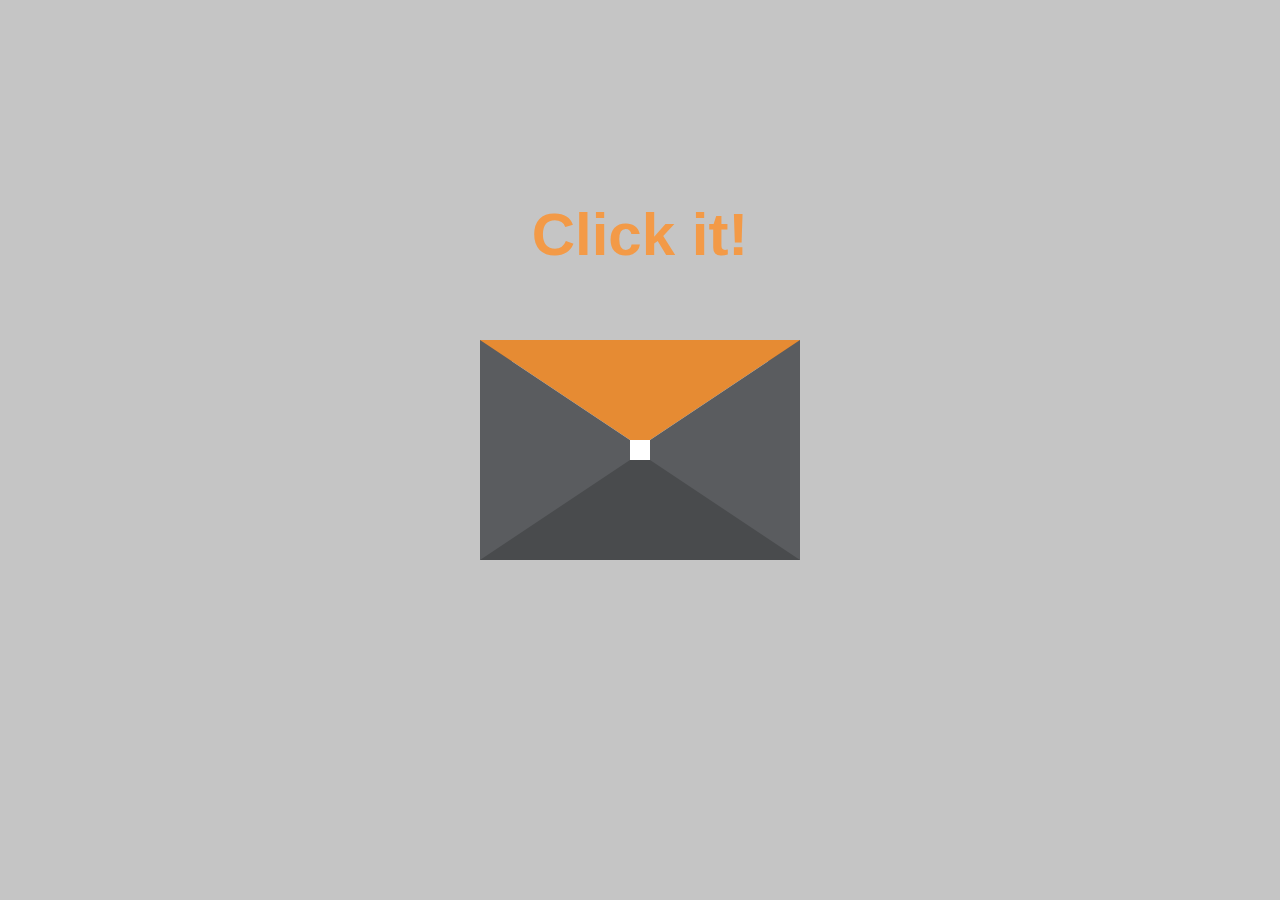
<file: index.html>
<!DOCTYPE html>
<html lang="en">
<head>
    <meta charset="UTF-8">
    <meta name="viewport" content="width=device-width, initial-scale=1.0">
    <title>Envelope Animation</title>
    <link rel="stylesheet" href="button.css">
</head>
<body>
    <div class="wrapper" onclick="openEnvelopeAndRedirect()">
        <div class="lid one"></div>
        <div class="lid two"></div>
        <div class="envelope"></div>
        <div class="letter">
            <p>Invitation</p>
        </div>
    </div>

    <div class="heading">
        <h1>Click it!</h1>
    </div>

    <script>
        function openEnvelopeAndRedirect() {
            // Trigger envelope opening animation on click
            const wrapper = document.querySelector('.wrapper');

            // Trigger hover effects programmatically
            wrapper.classList.add('open');

            // Redirect after the animation completes (adjust timing as needed)
            setTimeout(() => {
                window.location.href = "home.html"; // Replace with your desired page URL
            }, 1500); // Wait for the animation to finish before redirecting
        }
    </script>
</body>
</html>
</file>
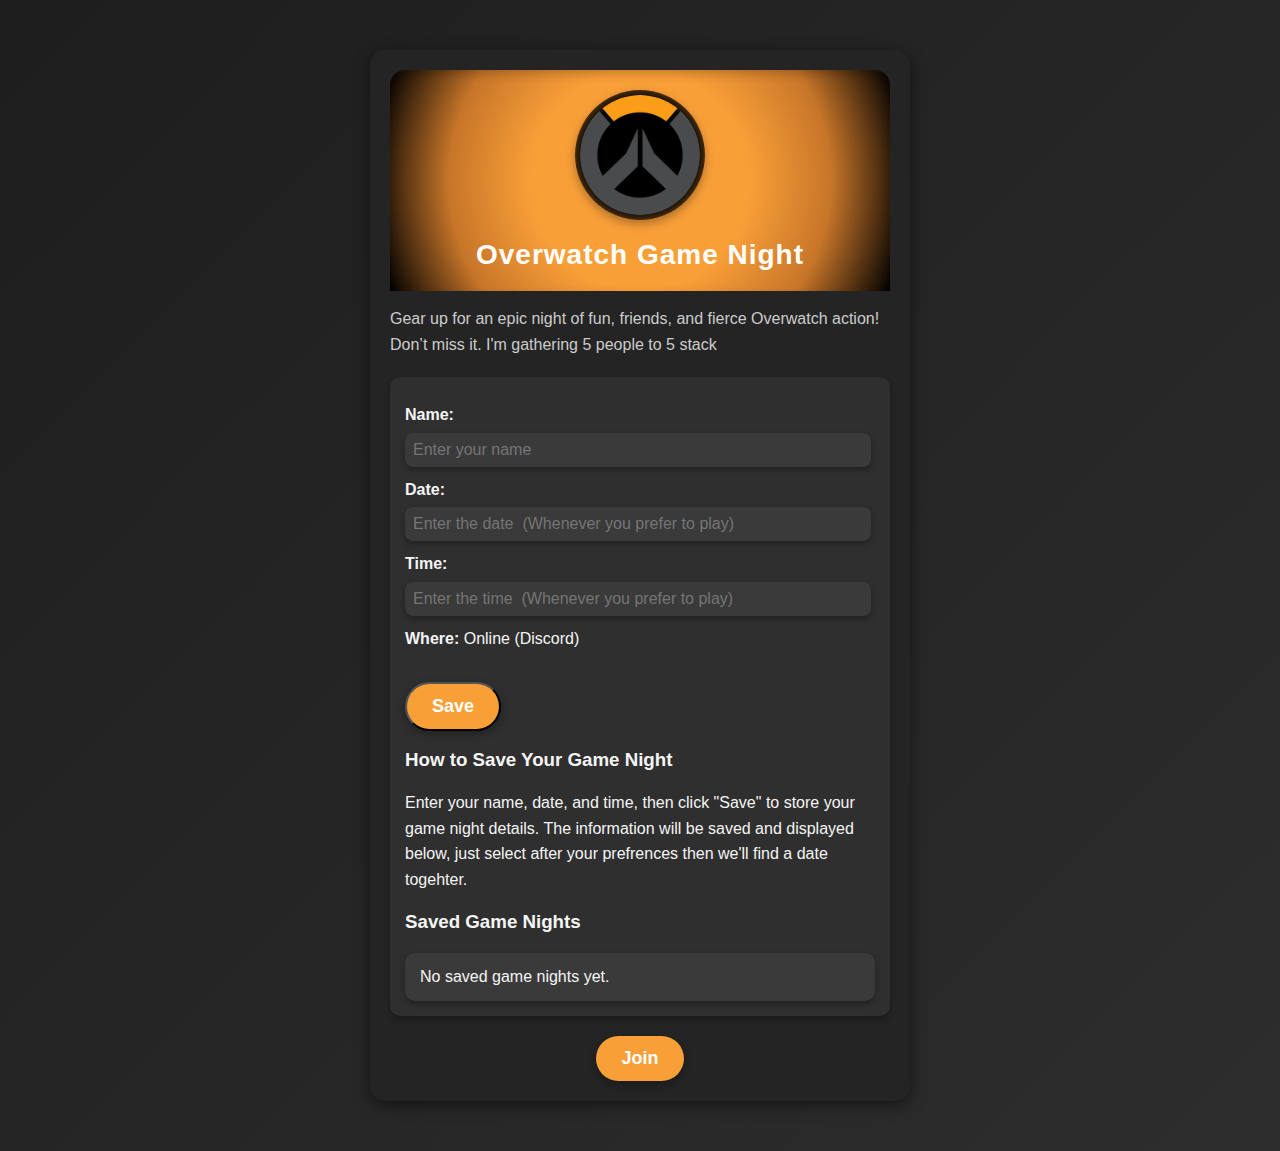
<file: home.html>
<!DOCTYPE html>
<html lang="en">
<head>
    <meta charset="UTF-8">
    <meta name="viewport" content="width=device-width, initial-scale=1.0">
    <title>Game Night Invitation</title>
    <link rel="stylesheet" href="style.css">
</head>
<body>
    <div class="container">
        <div class="header">
            <img src="./bilder/overwatch_logo.png" alt="Overwatch Logo">
            <h1>Overwatch Game Night</h1>
        </div>
        <p class="description">Gear up for an epic night of fun, friends, and fierce Overwatch action! Don’t miss it. I'm gathering 5 people to 5 stack</p>
        
        <div class="details">
            <form id="game-night-form">
                <p><strong>Name:</strong>
                    <input type="text" id="name" name="name" placeholder="Enter your name" value="">
                </p>
                <p><strong>Date:</strong>
                    <input type="text" id="date" name="date" placeholder="Enter the date  (Whenever you prefer to play)" value="">
                </p>
                <p><strong>Time:</strong>
                    <input type="text" id="time" name="time" placeholder="Enter the time  (Whenever you prefer to play)" value="">
                </p>
                <p><strong>Where:</strong> Online (Discord)</p>
                <button type="submit" class="button">Save</button>
            </form>

            <h3>How to Save Your Game Night</h3>
            <p>Enter your name, date, and time, then click "Save" to store your game night details. The information will be saved and displayed below, just select after your prefrences then we'll find a date togehter.</p>
            
            <h3>Saved Game Nights</h3>
            <div id="saved-game-nights"></div>
        </div>
        
        <a href="last.html" class="button">Join</a>
    </div>

    <script src="script.js"></script>
</body>
</html>
</file>
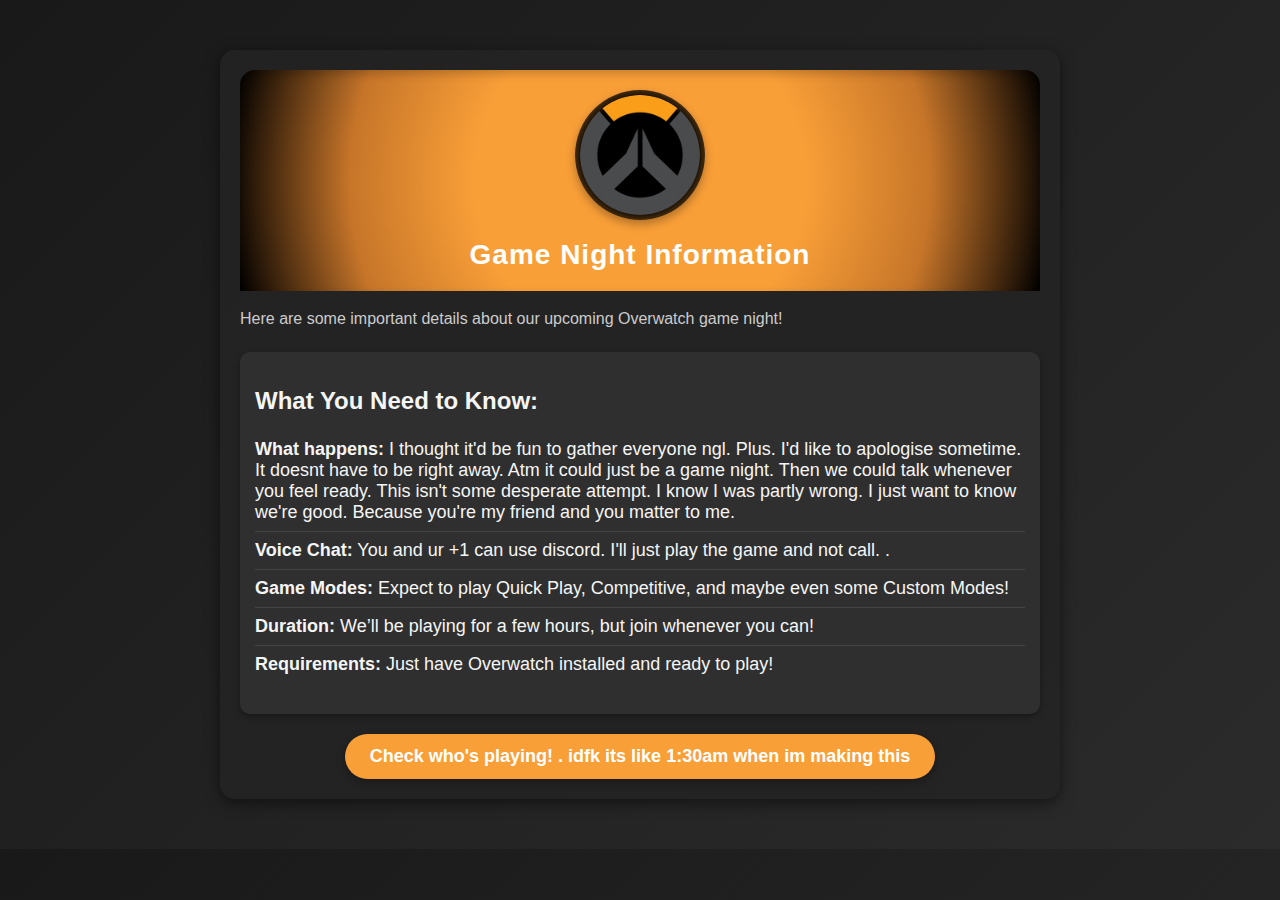
<file: last.html>
<!DOCTYPE html>
<html lang="en">
<head>
    <meta charset="UTF-8">
    <meta name="viewport" content="width=device-width, initial-scale=1.0">
    <title>Game Night Information</title>
    <link rel="stylesheet" href="last.css">
</head>
<body>
    <div class="main-wrapper">
        <div class="container">
            <div class="header">
                <img src="./bilder/overwatch_logo.png" alt="Overwatch Logo">
                <h1>Game Night Information</h1>
            </div>
            <p class="description">Here are some important details about our upcoming Overwatch game night!</p>
            <div class="information">
                <h2>What You Need to Know:</h2>
                <ul>
                    <li><strong>What happens:</strong> I thought it'd be fun to gather everyone ngl. Plus. I'd like to apologise sometime. It doesnt have to be right away. Atm it could just be a game night. Then we could talk whenever you feel ready. This isn't some desperate attempt. I know I was partly wrong. I just want to know we're good. Because you're my friend and you matter to me.</li>
                    <li><strong>Voice Chat:</strong> You and ur +1 can use discord. I'll just play the game and not call.  .</li>
                    <li><strong>Game Modes:</strong> Expect to play Quick Play, Competitive, and maybe even some Custom Modes!</li>
                    <li><strong>Duration:</strong> We’ll be playing for a few hours, but join whenever you can!</li>
                    <li><strong>Requirements:</strong> Just have Overwatch installed and ready to play!</li>
                </ul>
            </div>
            <a href="teams.html" class="button">Check who's playing!   . idfk its like 1:30am when im making this</a>
        </div>
    </div>
</body>
</html>
</file>
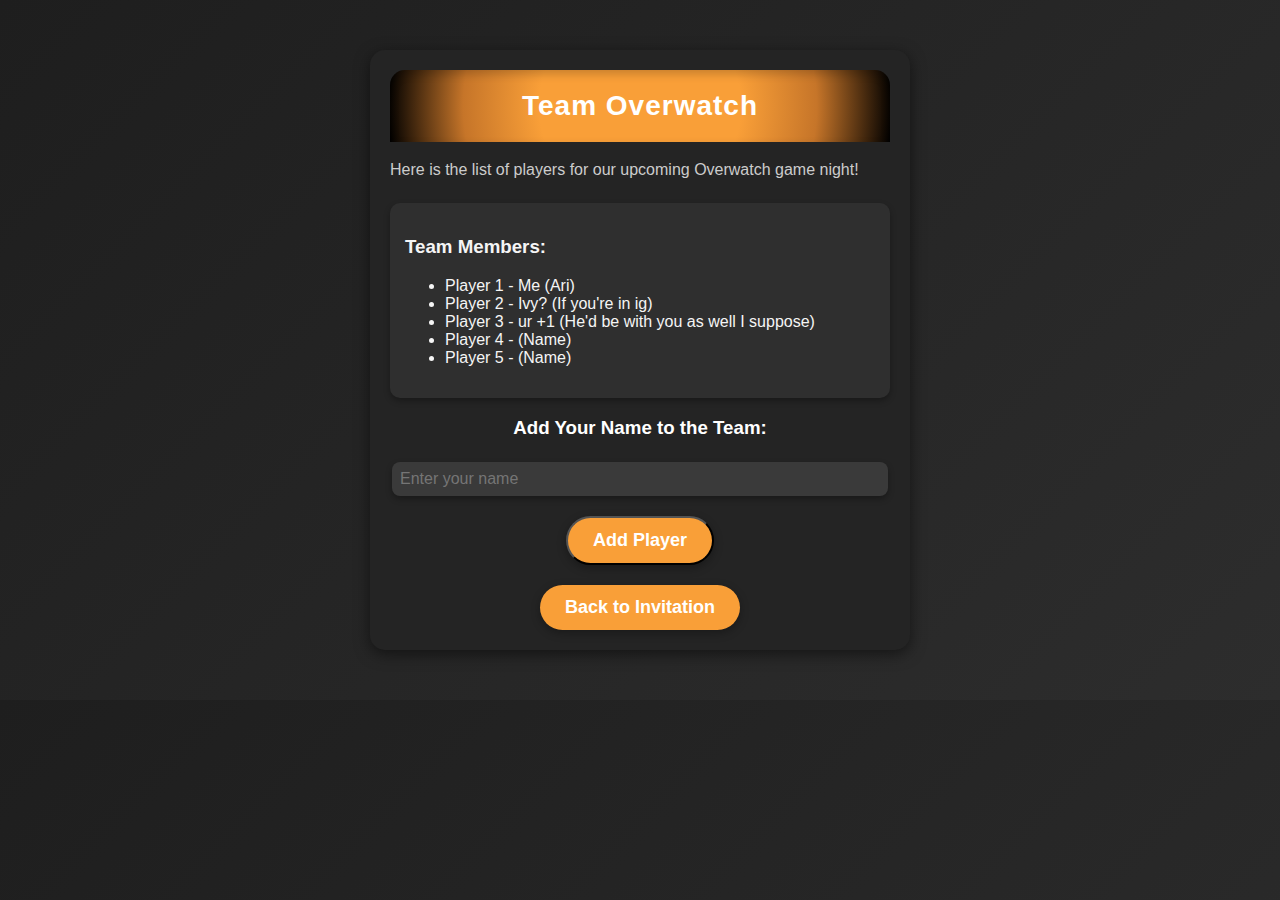
<file: teams.html>
<!DOCTYPE html>
<html lang="en">
<head>
    <meta charset="UTF-8">
    <meta name="viewport" content="width=device-width, initial-scale=1.0">
    <title>Game Night Team</title>
    <link rel="stylesheet" href="style.css">
</head>
<body>
    <div class="container">
        <div class="header">
            <h1>Team Overwatch</h1>
        </div>
        <p class="description">Here is the list of players for our upcoming Overwatch game night!</p>
        
        <div class="details">
            <h3>Team Members:</h3>
            <ul id="teamList">
                <li><span class="player-name">Player 1</span> - Me (Ari)</li>
                <li><span class="player-name">Player 2</span> - Ivy? (If you're in ig)</li>
                <li><span class="player-name">Player 3</span> - ur +1 (He'd be with you as well I suppose)</li>
                <li><span class="player-name">Player 4</span> - (Name)</li>
                <li><span class="player-name">Player 5</span> - (Name)</li>
            </ul>
        </div>
        
        <div class="add-player">
            <h3>Add Your Name to the Team:</h3>
            <input type="text" id="newPlayerName" placeholder="Enter your name" />
            <button class="button" onclick="addPlayer()">Add Player</button>
        </div>
        
        <a href="home.html" class="button">Back to Invitation</a>
    </div>

    <script>
        // Load previously saved names from localStorage
        window.onload = function() {
            const savedPlayers = JSON.parse(localStorage.getItem('players'));
            if (savedPlayers && savedPlayers.length > 0) {
                savedPlayers.forEach(player => {
                    addPlayerToList(player);
                });
            }
        };

        // Function to add player to the list and localStorage
        function addPlayer() {
            const newPlayerName = document.getElementById('newPlayerName').value.trim();
            if (newPlayerName === '') {
                alert('Please enter a name');
                return;
            }

            // Add the new player to the list
            addPlayerToList(newPlayerName);

            // Save the updated list in localStorage
            const currentPlayers = JSON.parse(localStorage.getItem('players')) || [];
            currentPlayers.push(newPlayerName);
            localStorage.setItem('players', JSON.stringify(currentPlayers));

            // Clear the input field
            document.getElementById('newPlayerName').value = '';
        }

        // Function to append the player to the team list
        function addPlayerToList(playerName) {
            const playerList = document.getElementById('teamList');
            const listItem = document.createElement('li');
            listItem.innerHTML = `<span class="player-name">${playerName}</span> - (You!)`;
            playerList.appendChild(listItem);
        }
    </script>
</body>
</html>
</file>
<file: button.css>
* {
  margin: 0;
  padding: 0;
  box-sizing: border-box;
}

body {
  height: 100vh;
  width: 100%;
  display: flex;
  justify-content: center;
  align-items: center;
  font-family: sans-serif;
  background-color: #c5c5c5;
}

.heading {
  position: absolute;
  top: 200px;
  font-size: 30px;
  color: #f39a47;
  text-align: center;
}

.wrapper {
  height: 220px;
  width: 320px;
  background-color: #e68b33;
  position: relative;
  display: flex;
  justify-content: center;
  z-index: 0;
  cursor: pointer;
  transition: transform 0.3s ease-in-out;
  transform-origin: center;
}

/* Lid */
.lid {
  position: absolute;
  height: 100%;
  width: 100%;
  top: 0;
  left: 0;
  border-right: 150px solid transparent;
  border-bottom: 100px solid transparent;
  border-left: 150px solid transparent;
  transform-origin: top;
  transition: transform 0.25s linear;
}

/* Lid when closed */
.lid.one {
  border-top: 100px solid #e68b33;
  transform: rotateX(0deg);
  z-index: 3;
  transition-delay: 0.75s;
}

/* Lid when opened */
.lid.two {
  border-top: 100px solid #e68b33;
  transform: rotateX(90deg);
  z-index: 1;
  transition-delay: 0.5s;
}

.envelope {
  position: absolute;
  height: 100%;
  width: 100%;
  top: 0;
  left: 0;
  border-top: 100px solid transparent;
  border-right: 150px solid #5a5c5f;
  border-bottom: 100px solid #494b4d;
  border-left: 150px solid #5a5c5f;
  z-index: 3;
}

.letter {
  position: absolute;
  top: 0;
  width: 80%;
  height: 80%;
  background-color: white;
  border-radius: 15px;
  z-index: 2;
  transition: 0.5s;
}

.letter p {
  text-align: center;
  font-size: 30px;
  margin-top: 30px;
  color: #3B4049;
}

/* Hover Styles - We trigger this class when clicking */
.wrapper.open .lid.one {
    transform: rotateX(90deg);
    transition-delay: 0s;
}

.wrapper.open .lid.two {
    transform: rotateX(180deg);
    transition-delay: 0.25s;
}

.wrapper.open .letter {
  transform: translateY(-50px);
  transition-delay: 0.5s;
}

/* Responsive Design for Tablets and Smaller Screens */
@media (max-width: 768px) {
  .wrapper {
    width: 300px; /* Adjust envelope size */
    height: 180px;
  }

  .lid.one, .lid.two {
    position: absolute;
    left: 0%;
    border-top: 80px solid #e68b33;
  }

  .envelope {
    border-top: 80px solid transparent;
    border-right: 120px solid #5a5c5f;
    border-bottom: 80px solid #494b4d;
    border-left: 120px solid #5a5c5f;
  }

  .letter {
    width: 90%;
    height: 90%;
    border-radius: 12px;
  }

  .letter p {
    font-size: 24px;
    margin-top: 20px;
  }

  .heading {
    font-size: 30px;
    top: 130px;
  }
}
</file>
<file: style.css>
/* General Styles */
body {
    font-family: 'Arial', sans-serif;
    margin: 0;
    padding: 0;
    background: linear-gradient(135deg, #1e1e1e, #2d2d2d);
    color: #ffffff;
    text-align: center;
}

/* Add this to style the saved game nights list */
#saved-game-nights {
    margin-top: 20px;
    background: #3a3a3a;
    padding: 15px;
    border-radius: 10px;
    box-shadow: 0 3px 6px rgba(0, 0, 0, 0.3);
    color: #f5f5f5;
    text-align: left;
}

#saved-game-nights ul {
    list-style-type: none;
    padding: 0;
}

#saved-game-nights li {
    font-size: 16px;
    margin: 8px 0;
    line-height: 1.6;
}


/* Main Container */
.container {
    max-width: 500px; /* Increased width for better text flow */
    margin: 50px auto;
    padding: 20px;
    border-radius: 15px;
    background-color: #242424;
    box-shadow: 0 4px 15px rgba(0, 0, 0, 0.5);
}

/* Header Section */
.header {
    background: radial-gradient(circle, #f99f38 40%, #c67529 70%, #000000 100%);
    padding: 20px;
    border-radius: 15px 15px 0 0;
    box-shadow: inset 0 4px 10px rgba(0, 0, 0, 0.2);
}

.header img {
    max-width: 120px; /* Slightly larger image size */
    margin-bottom: 15px;
    border-radius: 50%; /* Circular image style */
    background: radial-gradient(circle, #000000 60%, #f99f38 100%);
    padding: 5px; /* Padding around the image to integrate it with the gradient */
    box-shadow: 0 4px 10px rgba(0, 0, 0, 0.3); /* Adds depth to the image */
}

.header h1 {
    font-size: 28px;
    color: #ffffff;
    margin: 0;
    letter-spacing: 1px;
}

/* Description */
.description {
    font-size: 16px;
    margin: 15px 0;
    color: #cccccc;
    line-height: 1.6; /* Increased line height for readability */
    text-align: left; /* Align long text to the left for better readability */
}

/* Details Section */
.details {
    margin-top: 20px;
    background: #2f2f2f;
    padding: 15px;
    border-radius: 10px;
    box-shadow: 0 3px 6px rgba(0, 0, 0, 0.3);
    color: #f5f5f5;
    text-align: left; /* Align text to the left */
}

.details p {
    font-size: 16px;
    margin: 10px 0;
    line-height: 1.6; /* Increased line height for longer paragraphs */
}

/* Input Fields */
input[type="text"] {
    padding: 8px;
    font-size: 16px;
    width: calc(100% - 20px); /* Full width minus padding */
    margin-top: 5px;
    border: none;
    border-radius: 8px;
    background-color: #3a3a3a;
    color: #ffffff;
    box-shadow: 0 3px 6px rgba(0, 0, 0, 0.3);
}

input[type="text"]:focus {
    outline: none;
    background-color: #f99f38;
    color: #242424;
}

button[type="submit"] {
    display: inline-block;
    margin-top: 20px;
    padding: 12px 25px;
    background: #f99f38;
    color: #ffffff;
    font-weight: bold;
    font-size: 18px;
    border-radius: 30px;
    box-shadow: 0 3px 10px rgba(0, 0, 0, 0.3);
    transition: background 0.3s, transform 0.2s;
}

button[type="submit"]:hover {
    background: #e68b33;
    transform: scale(1.05);
}

/* Button */
.button {
    display: inline-block;
    margin-top: 20px;
    padding: 12px 25px;
    background: #f99f38;
    color: #ffffff;
    font-weight: bold;
    text-decoration: none;
    font-size: 18px;
    border-radius: 30px;
    box-shadow: 0 3px 10px rgba(0, 0, 0, 0.3);
    transition: background 0.3s, transform 0.2s;
}

.button:hover {
    background: #e68b33;
    transform: scale(1.05);
}

/* Responsive Design */
@media (max-width: 768px) {
    .container {
        padding: 15px;
        margin: 20px auto;
    }

    .header h1 {
        font-size: 24px;
    }

    .description {
        font-size: 14px;
    }

    .details p {
        font-size: 14px;
    }

    .button {
        font-size: 16px;
        padding: 10px 20px;
    }
}
</file>
<file: last.css>
/* General Styles */
body {
    font-family: 'Arial', sans-serif;
    margin: 0;
    padding: 0;
    background: linear-gradient(135deg, rgba(0, 0, 0, 0.9), rgba(20, 20, 20, 0.9)), 
                url('https://overwatch.blizzard.com/media/overwatch/featured/bg-heroes.jpg') no-repeat center center fixed;
    background-size: cover; /* Ensures the image covers the entire screen */
    color: #ffffff;
    text-align: center;
    overflow-x: hidden; /* Prevent horizontal scrolling */
}

/* Add Side Elements */
.main-wrapper {
    display: flex;
    justify-content: center;
    position: relative;
    overflow: hidden;
}

.container {
    max-width: 800px; /* Widen the content container */
    margin: 50px auto;
    padding: 20px;
    border-radius: 15px;
    background-color: rgba(36, 36, 36, 0.9); /* Slightly transparent black for a layered effect */
    box-shadow: 0 4px 15px rgba(0, 0, 0, 0.5);
    z-index: 1; /* Ensure the content stays above the background */
    position: relative;
    overflow: hidden;
}

/* Header Section */
.header {
    background: radial-gradient(circle, #f99f38 40%, #c67529 70%, #000000 100%);
    padding: 20px;
    border-radius: 15px 15px 0 0;
    box-shadow: inset 0 4px 10px rgba(0, 0, 0, 0.2);
}

.header img {
    max-width: 120px; /* Slightly larger image size */
    margin-bottom: 15px;
    border-radius: 50%; /* Circular image style */
    background: radial-gradient(circle, #000000 60%, #f99f38 100%);
    padding: 5px; /* Padding around the image to integrate it with the gradient */
    box-shadow: 0 4px 10px rgba(0, 0, 0, 0.3); /* Adds depth to the image */
}

.header h1 {
    font-size: 28px;
    color: #ffffff;
    margin: 0;
    letter-spacing: 1px;
}

/* Description */
.description {
    font-size: 16px;
    margin: 15px 0;
    color: #cccccc;
    line-height: 1.6; /* Increased line height for readability */
    text-align: left; /* Align long text to the left for better readability */
}

/* Information Section */
.information {
    text-align: left;
    margin-top: 20px;
    background: #2f2f2f;
    padding: 15px;
    border-radius: 10px;
    box-shadow: 0 3px 6px rgba(0, 0, 0, 0.3);
    color: #f5f5f5;
}

.information h2 {
    font-size: 24px;
    margin-bottom: 15px;
}

.information ul {
    list-style-type: none;
    padding-left: 0;
}

.information ul li {
    font-size: 18px;
    padding: 8px 0;
    border-bottom: 1px solid #444;
}

.information ul li:last-child {
    border-bottom: none;
}

/* Button */
.button {
    display: inline-block;
    margin-top: 20px;
    padding: 12px 25px;
    background: #f99f38;
    color: #ffffff;
    font-weight: bold;
    text-decoration: none;
    font-size: 18px;
    border-radius: 30px;
    box-shadow: 0 3px 10px rgba(0, 0, 0, 0.3);
    transition: background 0.3s, transform 0.2s;
}

.button:hover {
    background: #e68b33;
    transform: scale(1.05);
}

/* Responsive Design */
@media (max-width: 768px) {
    .container {
        padding: 15px;
        margin: 20px auto;
    }

    .header h1 {
        font-size: 24px;
    }

    .description {
        font-size: 14px;
    }

    .information h2 {
        font-size: 20px;
    }

    .information ul li {
        font-size: 16px;
    }

    .button {
        font-size: 16px;
        padding: 10px 20px;
    }
}
</file>
